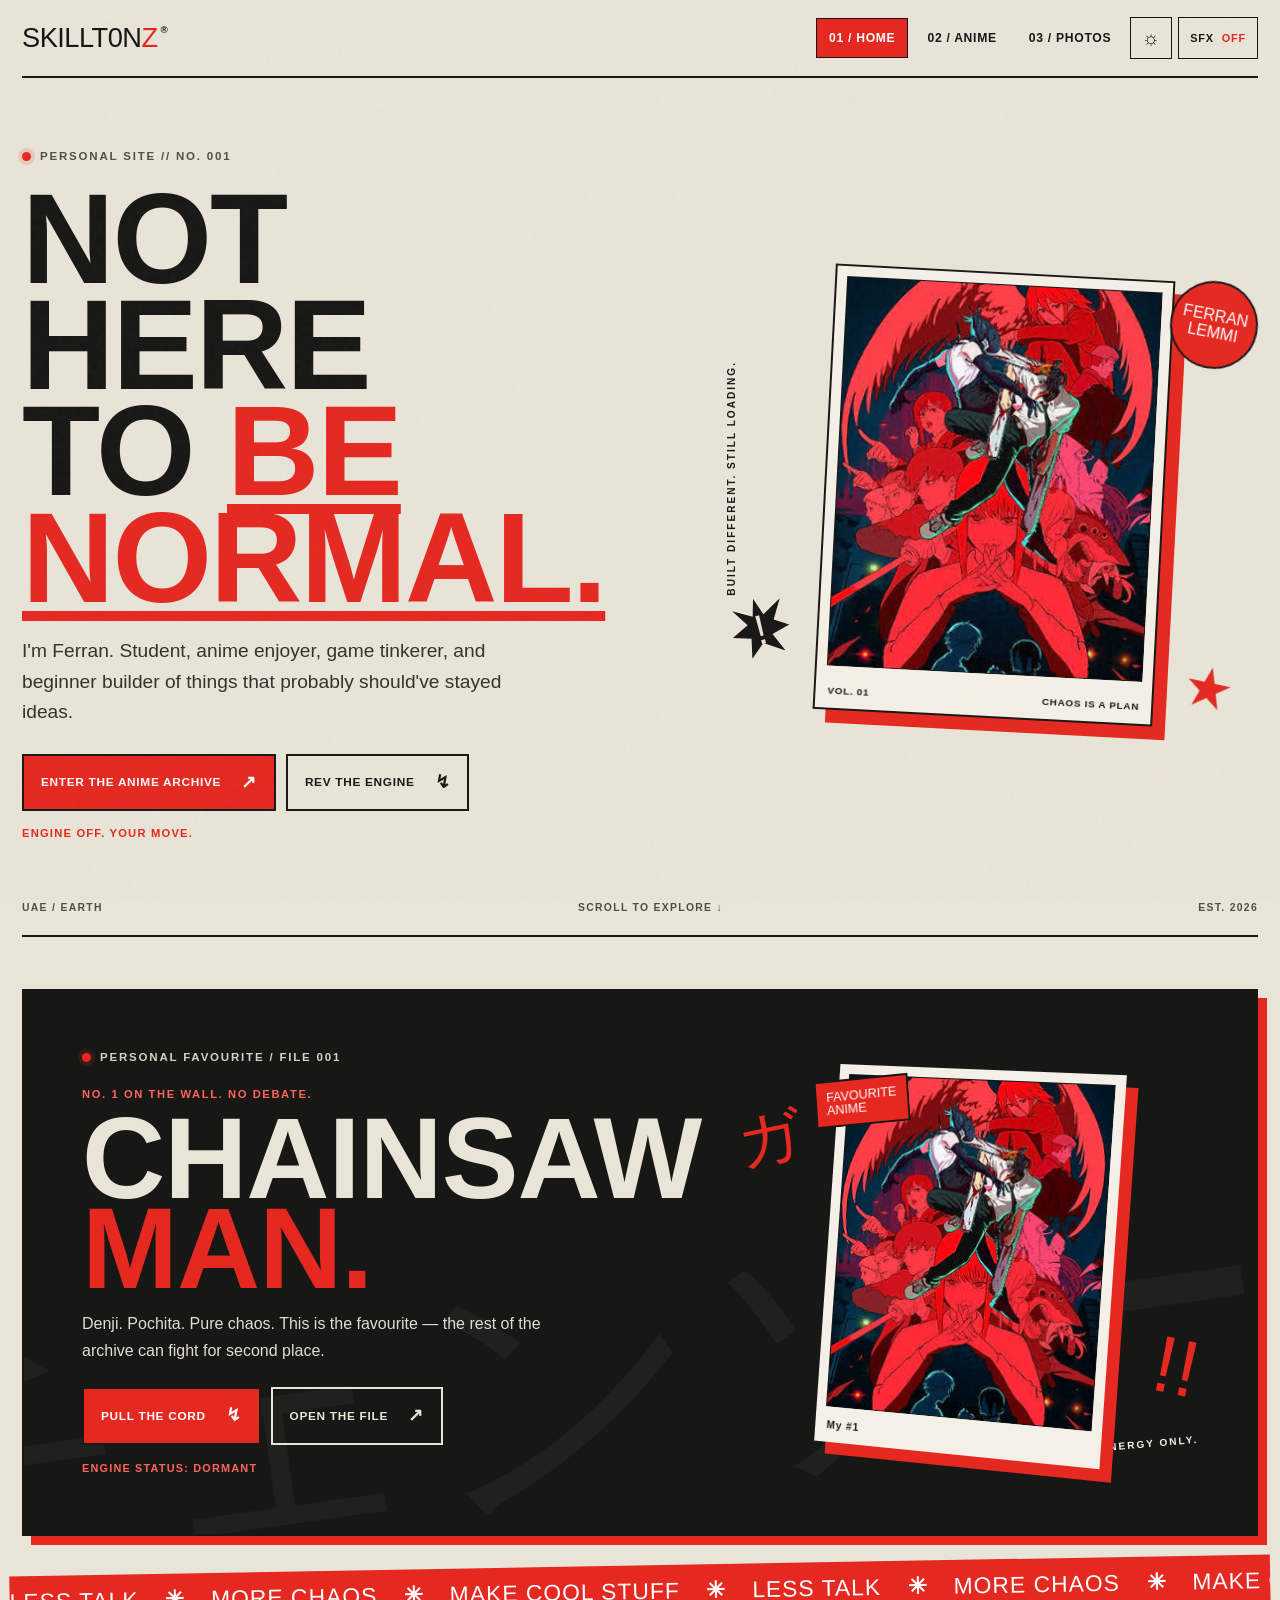
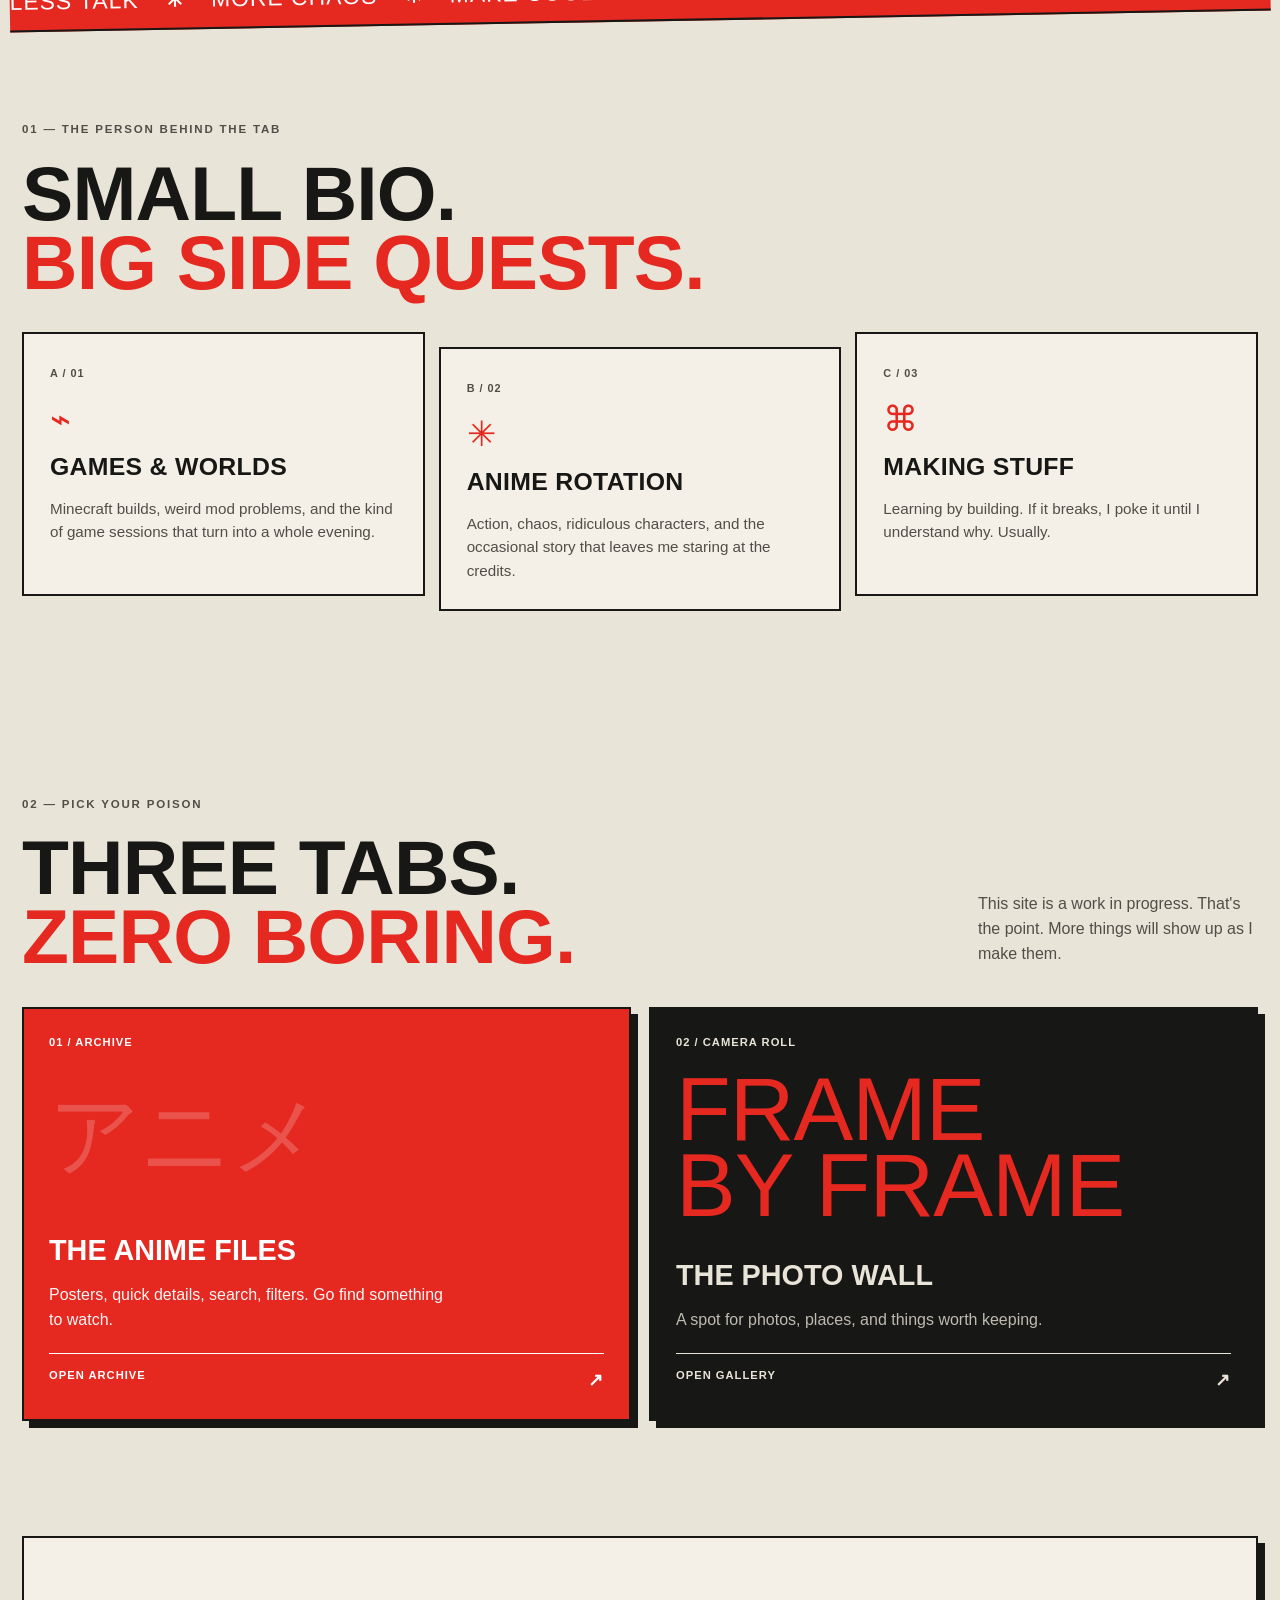
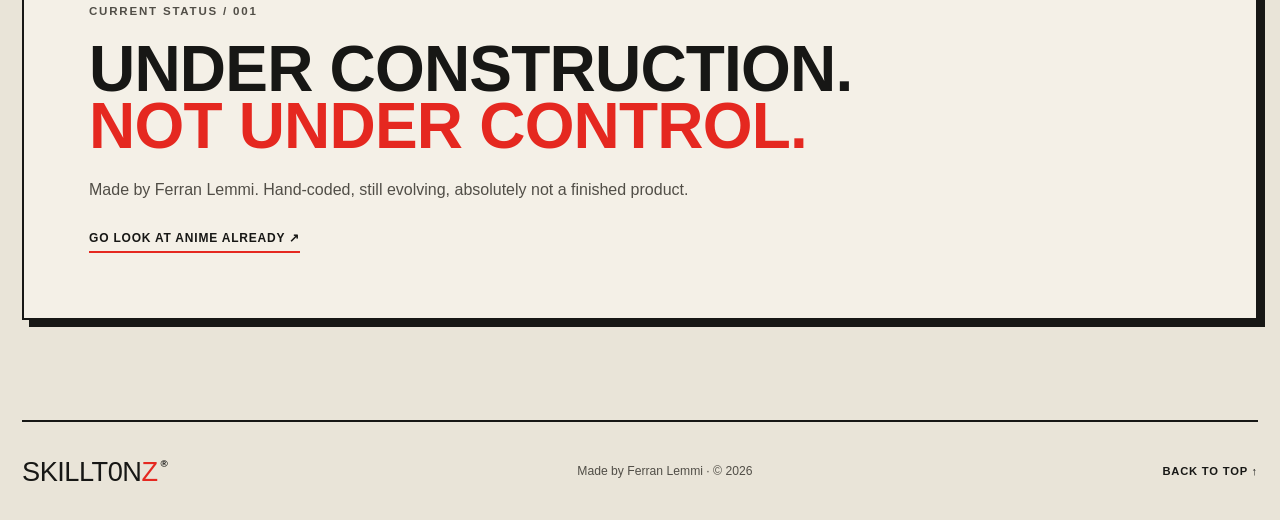
<file: index.html>
<!doctype html>
<html lang="en">
<head>
  <meta charset="utf-8">
  <meta name="viewport" content="width=device-width, initial-scale=1">
  <meta name="theme-color" content="#e9e4d8">
  <title>Skillt0nZ — Personal site</title>
  <link rel="stylesheet" href="style.css">
  <script src="JavaScript.js" defer></script>
</head>
<body id="top">
  <div class="noise" aria-hidden="true"></div>
  <header class="site-header">
    <a class="wordmark" href="index.html" aria-label="Skillt0nZ home">SKILLT0N<span>Z</span><i>®</i></a>
    <button class="menu-toggle" aria-label="Open navigation" aria-expanded="false">MENU <span>＋</span></button>
    <nav class="nav-links" aria-label="Main navigation">
      <a class="active" href="index.html">01 / HOME</a>
      <a href="anime.html">02 / ANIME</a>
      <a href="photos.html">03 / PHOTOS</a>
      <button id="theme-toggle" class="theme-toggle" type="button" aria-label="Switch colour theme">☼</button>
      <button id="sound-toggle" class="sound-toggle" type="button" aria-pressed="false" aria-label="Enable sound effects" title="Sound effects off">SFX <span>OFF</span></button>
    </nav>
  </header>

  <main>
    <section class="home-hero">
      <div class="hero-copy">
        <p class="kicker"><span class="live-dot"></span> PERSONAL SITE // NO. 001</p>
        <h1>NOT HERE<br>TO <span class="red-underline">BE NORMAL.</span></h1>
        <p class="hero-lede">I'm Ferran. Student, anime enjoyer, game tinkerer, and beginner builder of things that probably should've stayed ideas.</p>
        <div class="hero-actions">
          <a class="button button-red" href="anime.html">ENTER THE ANIME ARCHIVE <span>↗</span></a>
          <button class="button button-outline" id="rev-button" type="button">REV THE ENGINE <span>↯</span></button>
        </div>
        <p id="rev-message" class="rev-message" aria-live="polite">ENGINE OFF. YOUR MOVE.</p>
      </div>
      <div class="hero-visual" aria-label="Chainsaw Man poster artwork">
        <div class="visual-stamp stamp-top">FERRAN<br>LEMMI</div>
        <div class="poster-frame">
          <img src="Images/chainsaw-man.jpg" alt="Chainsaw Man artwork" class="hero-poster">
          <div class="poster-label"><span>VOL. 01</span><span>CHAOS IS A PLAN</span></div>
        </div>
        <div class="burst burst-one">!</div>
        <div class="burst burst-two">★</div>
        <div class="vertical-note">BUILT DIFFERENT. STILL LOADING.</div>
      </div>
      <div class="hero-bottomline"><span>UAE / EARTH</span><span>SCROLL TO EXPLORE ↓</span><span>EST. 2026</span></div>
    </section>

    <section class="chainsaw-feature" id="chainsaw-feature" aria-labelledby="chainsaw-title">
      <div class="chainsaw-feature-copy">
        <p class="kicker"><span class="live-dot"></span> PERSONAL FAVOURITE / FILE 001</p>
        <p class="chainsaw-overline">NO. 1 ON THE WALL. NO DEBATE.</p>
        <h2 id="chainsaw-title">CHAINSAW<br><span>MAN.</span></h2>
        <p class="chainsaw-description">Denji. Pochita. Pure chaos. This is the favourite — the rest of the archive can fight for second place.</p>
        <div class="chainsaw-actions">
          <button class="button button-red" id="pull-cord" type="button">PULL THE CORD <span>↯</span></button>
          <a class="button button-outline" href="anime.html#anime-grid">OPEN THE FILE <span>↗</span></a>
        </div>
        <p class="chainsaw-status" id="chainsaw-status" aria-live="polite">ENGINE STATUS: DORMANT</p>
      </div>
      <div class="chainsaw-feature-art" id="chainsaw-art">
        <div class="chainsaw-orbit orbit-one"></div><div class="chainsaw-orbit orbit-two"></div>
        <div class="chainsaw-feature-poster"><img src="Images/chainsaw-man.jpg" alt="Chainsaw Man, Ferran's favourite anime" loading="lazy"><span class="poster-corner">FAVOURITE<br>ANIME</span></div>
        <span class="feature-splat splat-left">ガ</span><span class="feature-splat splat-right">!!</span>
        <span class="feature-art-caption">DENJI ENERGY ONLY.</span>
      </div>
    </section>

    <section class="ticker" aria-label="Site motto">
      <div class="ticker-track"><span>LESS TALK</span><b>✳</b><span>MORE CHAOS</span><b>✳</b><span>MAKE COOL STUFF</span><b>✳</b><span>LESS TALK</span><b>✳</b><span>MORE CHAOS</span><b>✳</b><span>MAKE COOL STUFF</span><b>✳</b></div>
    </section>

    <section class="section about-section">
      <div class="section-heading">
        <p class="kicker">01 — THE PERSON BEHIND THE TAB</p>
        <h2>SMALL BIO.<br><span>BIG SIDE QUESTS.</span></h2>
      </div>
      <div class="about-grid">
        <article class="about-card"><span class="card-number">A / 01</span><span class="card-symbol">⌁</span><h3>GAMES & WORLDS</h3><p>Minecraft builds, weird mod problems, and the kind of game sessions that turn into a whole evening.</p></article>
        <article class="about-card"><span class="card-number">B / 02</span><span class="card-symbol">✳</span><h3>ANIME ROTATION</h3><p>Action, chaos, ridiculous characters, and the occasional story that leaves me staring at the credits.</p></article>
        <article class="about-card"><span class="card-number">C / 03</span><span class="card-symbol">⌘</span><h3>MAKING STUFF</h3><p>Learning by building. If it breaks, I poke it until I understand why. Usually.</p></article>
      </div>
    </section>

    <section class="section feature-section">
      <div class="section-heading split-heading">
        <div><p class="kicker">02 — PICK YOUR POISON</p><h2>THREE TABS.<br><span>ZERO BORING.</span></h2></div>
        <p class="section-aside">This site is a work in progress. That's the point. More things will show up as I make them.</p>
      </div>
      <div class="feature-grid">
        <a class="feature-card feature-anime" href="anime.html"><span class="feature-index">01 / ARCHIVE</span><span class="feature-art">アニメ</span><h3>THE ANIME FILES</h3><p>Posters, quick details, search, filters. Go find something to watch.</p><span class="feature-bottom">OPEN ARCHIVE <b>↗</b></span></a>
        <a class="feature-card feature-photos" href="photos.html"><span class="feature-index">02 / CAMERA ROLL</span><span class="feature-art">FRAME<br>BY FRAME</span><h3>THE PHOTO WALL</h3><p>A spot for photos, places, and things worth keeping.</p><span class="feature-bottom">OPEN GALLERY <b>↗</b></span></a>
      </div>
    </section>

    <section class="closing-note">
      <p class="kicker">CURRENT STATUS / 001</p>
      <h2>UNDER CONSTRUCTION.<br><span>NOT UNDER CONTROL.</span></h2>
      <p>Made by Ferran Lemmi. Hand-coded, still evolving, absolutely not a finished product.</p>
      <a href="anime.html" class="text-link">GO LOOK AT ANIME ALREADY ↗</a>
    </section>
  </main>

  <footer class="site-footer"><a class="wordmark" href="index.html">SKILLT0N<span>Z</span><i>®</i></a><p>Made by Ferran Lemmi · © <span id="year"></span></p><a href="#top" class="back-top">BACK TO TOP ↑</a></footer>
</body>
</html>
</file>
<file: style.css>
@charset "UTF-8";

/* SKILLT0NZ — punk zine / manga editorial */
:root {
  --paper: #e9e4d8;
  --paper-2: #f4f0e7;
  --ink: #171715;
  --ink-soft: #33312c;
  --red: #e52820;
  --red-dark: #a91410;
  --muted: #514e47;
  --line: rgba(23,23,21,.22);
  --card: #f4f0e7;
  --shadow: 7px 7px 0 var(--ink);
  --max: 1240px;
  --ease: 180ms cubic-bezier(.2,.7,.2,1);
}
body.dark-theme {
  --paper: #151514;
  --paper-2: #20201d;
  --ink: #f0ece2;
  --ink-soft: #c6c0b5;
  --red: #ff4035;
  --red-dark: #c51b17;
  --muted: #c9c3b8;
  --line: rgba(240,236,226,.24);
  --card: #20201d;
  --shadow: 7px 7px 0 #050505;
}
* { box-sizing: border-box; }
html { scroll-behavior: smooth; scroll-padding-top: 90px; }
body {
  margin: 0; min-height: 100vh; overflow-x: hidden;
  color: var(--ink); background: var(--paper);
  font-family: Arial, Helvetica, sans-serif; line-height: 1.55;
  transition: background .2s ease, color .2s ease;
}
body::selection { background: var(--red); color: white; }
button, input { font: inherit; }
button, a { -webkit-tap-highlight-color: transparent; }
a { color: inherit; text-decoration: none; }
button { color: inherit; }
button:focus-visible, a:focus-visible, input:focus-visible { outline: 3px solid var(--red); outline-offset: 4px; }
img { display: block; max-width: 100%; }
[hidden] { display: none !important; }
.noise { position: fixed; inset: 0; z-index: 50; pointer-events: none; opacity: .065; background-image: url("data:image/svg+xml,%3Csvg viewBox='0 0 180 180' xmlns='http://www.w3.org/2000/svg'%3E%3Cfilter id='n'%3E%3CfeTurbulence type='fractalNoise' baseFrequency='.9' numOctaves='3' stitchTiles='stitch'/%3E%3C/filter%3E%3Crect width='100%25' height='100%25' filter='url(%23n)' opacity='.55'/%3E%3C/svg%3E"); }
.site-header { width: min(var(--max), calc(100% - 44px)); min-height: 78px; margin: 0 auto; display: flex; align-items: center; justify-content: space-between; gap: 25px; border-bottom: 2px solid var(--ink); position: relative; z-index: 100; }
.wordmark { font-family: Impact, Haettenschweiler, "Arial Narrow Bold", sans-serif; font-size: 1.7rem; line-height: 1; letter-spacing: -.5px; white-space: nowrap; }
.wordmark span { color: var(--red); }
.wordmark i { font: 700 .62rem Arial, sans-serif; vertical-align: top; margin-left: 3px; }
.nav-links { display: flex; align-items: center; gap: 6px; }
.nav-links a, .theme-toggle { padding: 10px 12px; border: 1px solid transparent; background: transparent; font-size: .76rem; font-weight: 800; letter-spacing: .7px; cursor: pointer; transition: color var(--ease), background var(--ease), border-color var(--ease); }
.nav-links a:hover, .nav-links a.active { background: var(--red); color: #fff; border-color: var(--ink); }
.theme-toggle { width: 42px; height: 42px; padding: 0; border: 1px solid var(--ink); font-size: 1.25rem; }
.theme-toggle:hover { background: var(--ink); color: var(--paper); }
.menu-toggle { display: none; border: 1px solid var(--ink); background: transparent; padding: 10px 12px; font-size: .78rem; font-weight: 900; letter-spacing: 1px; }
main { width: min(var(--max), calc(100% - 44px)); margin-inline: auto; }
.home-hero { position: relative; display: grid; grid-template-columns: minmax(0, 1.1fr) minmax(280px, .9fr); align-items: center; gap: clamp(28px, 5vw, 75px); min-height: 630px; padding: 70px 0 92px; border-bottom: 2px solid var(--ink); }
.hero-copy { min-width: 0; position: relative; z-index: 2; }
.kicker { display: flex; align-items: center; gap: 9px; margin: 0 0 20px; color: var(--muted); font-size: .72rem; font-weight: 900; letter-spacing: 1.8px; }
.live-dot { width: 9px; height: 9px; display: inline-block; border-radius: 50%; background: var(--red); box-shadow: 0 0 0 4px color-mix(in srgb, var(--red) 15%, transparent); flex: 0 0 auto; }
h1, h2, h3, p { margin-top: 0; }
.home-hero h1, .page-intro h1 { margin: 0 0 22px; font-family: Impact, Haettenschweiler, "Arial Narrow Bold", sans-serif; font-size: clamp(4.3rem, 10vw, 9rem); font-weight: 900; line-height: .83; letter-spacing: -2px; overflow-wrap: anywhere; }
.home-hero h1 span, .page-intro h1 span { color: var(--red); }
.red-underline { text-decoration: underline; text-decoration-thickness: .075em; text-underline-offset: .07em; }
.hero-lede { max-width: 520px; margin: 25px 0 26px; font-size: clamp(1rem, 1.6vw, 1.2rem); line-height: 1.6; color: var(--ink-soft); }
.hero-actions { display: flex; flex-wrap: wrap; gap: 10px; }
.button { min-height: 48px; display: inline-flex; align-items: center; justify-content: center; gap: 20px; padding: 13px 17px; border: 2px solid var(--ink); font-size: .74rem; font-weight: 900; letter-spacing: .7px; cursor: pointer; transition: transform var(--ease), box-shadow var(--ease), background var(--ease), color var(--ease); }
.button span { font-size: 1.1rem; }
.button:hover { transform: translate(-3px,-3px); box-shadow: 4px 4px 0 var(--ink); }
.button:active { transform: translate(0,0); box-shadow: none; }
.button-red { color: #fff; background: var(--red); }
.button-red:hover { background: var(--red-dark); }
.button-outline { background: transparent; }
.button-outline:hover { background: var(--ink); color: var(--paper); }
.rev-message { min-height: 1.4em; margin: 14px 0 0; font-size: .7rem; font-weight: 900; letter-spacing: 1.2px; color: var(--red); }
.home-hero.engine-on .hero-visual { animation: engine-shake .16s linear 5; }
.home-hero.engine-on .hero-poster { filter: contrast(1.2) saturate(1.2); }
@keyframes engine-shake { 0%,100% { transform: translate(0); } 25% { transform: translate(2px,-2px) rotate(.4deg); } 75% { transform: translate(-2px,1px) rotate(-.4deg); } }
.hero-visual { min-width: 0; min-height: 420px; position: relative; display: grid; place-items: center; }
.poster-frame { position: relative; width: min(340px, 80%); padding: 10px 10px 42px; background: var(--paper-2); border: 2px solid var(--ink); box-shadow: 13px 13px 0 var(--red); transform: rotate(3deg); transition: transform .25s ease; }
.poster-frame:hover { transform: rotate(0deg) translateY(-5px); }
.hero-poster { width: 100%; height: 390px; object-fit: cover; border: 1px solid var(--ink); background: #bdb5a8; }
.poster-label { position: absolute; bottom: 10px; left: 12px; right: 12px; display: flex; justify-content: space-between; gap: 8px; font-size: .62rem; font-weight: 900; letter-spacing: .7px; }
.visual-stamp { position: absolute; z-index: 3; display: grid; place-items: center; width: 88px; height: 88px; border: 2px solid var(--ink); border-radius: 50%; background: var(--red); color: #fff; font-family: Impact, sans-serif; font-size: 1rem; line-height: 1.05; text-align: center; transform: rotate(11deg); }
.stamp-top { top: 2%; right: 0; }
.burst { position: absolute; z-index: 4; display: grid; place-items: center; color: var(--paper); background: var(--ink); font-family: Impact, sans-serif; }
.burst-one { left: 0; bottom: 14%; width: 58px; height: 58px; font-size: 2.6rem; transform: rotate(-14deg); clip-path: polygon(50% 0,61% 30%,95% 10%,76% 43%,100% 58%,68% 67%,83% 100%,49% 78%,24% 100%,31% 66%,0 57%,30% 42%,10% 12%,42% 30%); }
.burst-two { right: 4%; bottom: 5%; width: 50px; height: 50px; color: var(--red); background: transparent; font-size: 3.5rem; transform: rotate(12deg); }
.vertical-note { position: absolute; left: -7px; top: 20%; writing-mode: vertical-rl; transform: rotate(180deg); font-size: .63rem; font-weight: 900; letter-spacing: 2px; }
.hero-bottomline { position: absolute; left: 0; right: 0; bottom: 18px; display: flex; justify-content: space-between; gap: 15px; color: var(--muted); font-size: .65rem; font-weight: 900; letter-spacing: 1.3px; }
.ticker { overflow: hidden; background: var(--red); color: #fff; border-bottom: 2px solid var(--ink); transform: rotate(-1deg) scale(1.02); margin: 22px 0 0; }
.ticker-track { width: max-content; min-height: 53px; display: flex; align-items: center; gap: 26px; padding: 8px 0; animation: ticker-move 28s linear infinite; font-family: Impact, sans-serif; font-size: 1.4rem; letter-spacing: 1px; }
.ticker-track b { font-size: 1.4rem; }
@keyframes ticker-move { to { transform: translateX(-33.333%); } }
.section { padding: 100px 0; }
.section-heading { margin-bottom: 35px; }
.section-heading h2, .closing-note h2 { margin: 0; font-family: Impact, Haettenschweiler, sans-serif; font-size: clamp(3rem, 6vw, 5.6rem); line-height: .9; letter-spacing: -.8px; }
.section-heading h2 span, .closing-note h2 span { color: var(--red); }
.about-grid { display: grid; grid-template-columns: repeat(3, minmax(0,1fr)); gap: 14px; }
.about-card { position: relative; min-height: 230px; padding: 26px; border: 2px solid var(--ink); background: var(--card); transition: transform var(--ease), background var(--ease), color var(--ease); }
.about-card:nth-child(2) { transform: translateY(15px); }
.about-card:hover { transform: translateY(-5px) rotate(-.5deg); background: var(--ink); color: var(--paper); }
.about-card:nth-child(2):hover { transform: translateY(8px) rotate(.5deg); }
.card-number { font-size: .68rem; font-weight: 900; letter-spacing: 1px; color: var(--muted); }
.card-symbol { display: block; margin: 16px 0 12px; color: var(--red); font-size: 2.2rem; line-height: 1; }
.about-card h3 { margin-bottom: 10px; font-family: Impact, sans-serif; font-size: 1.55rem; letter-spacing: .3px; }
.about-card p { margin-bottom: 0; color: var(--muted); font-size: .95rem; }
.about-card:hover p { color: var(--paper); }
.split-heading { display: flex; align-items: end; justify-content: space-between; gap: 30px; }
.section-aside { max-width: 280px; margin: 0 0 5px; color: var(--muted); }
.feature-grid { display: grid; grid-template-columns: repeat(2,minmax(0,1fr)); gap: 18px; }
.feature-card { min-height: 330px; padding: 25px; display: flex; flex-direction: column; align-items: flex-start; border: 2px solid var(--ink); box-shadow: var(--shadow); transition: transform var(--ease), box-shadow var(--ease); overflow: hidden; }
.feature-card:hover { transform: translate(-4px,-4px); box-shadow: 11px 11px 0 var(--red); }
.feature-anime { background: var(--red); color: #fff; }
.feature-photos { background: var(--ink); color: var(--paper); }
.feature-index { font-size: .7rem; font-weight: 900; letter-spacing: 1px; }
.feature-art { flex: 1; align-content: center; width: 100%; padding: 20px 0; font-family: Impact, sans-serif; font-size: clamp(3rem, 7vw, 6rem); line-height: .85; letter-spacing: -1px; overflow-wrap: anywhere; }
.feature-anime .feature-art { color: rgba(255,255,255,.2); }
.feature-photos .feature-art { color: var(--red); }
.feature-card h3 { margin: 10px 0; font-family: Impact, sans-serif; font-size: 1.8rem; }
.feature-card p { max-width: 400px; margin-bottom: 20px; color: inherit; opacity: .8; }
.feature-bottom { width: 100%; padding-top: 13px; display: flex; justify-content: space-between; border-top: 1px solid currentColor; font-size: .7rem; font-weight: 900; letter-spacing: 1px; }
.feature-bottom b { font-size: 1.1rem; }
.closing-note { margin: 15px 0 100px; padding: clamp(25px, 6vw, 65px); border: 2px solid var(--ink); background: var(--paper-2); box-shadow: var(--shadow); }
.closing-note h2 { font-size: clamp(2.5rem, 5vw, 4.8rem); }
.closing-note > p:not(.kicker) { max-width: 620px; margin: 22px 0; color: var(--muted); }
.text-link { display: inline-block; padding-bottom: 4px; border-bottom: 2px solid var(--red); font-size: .75rem; font-weight: 900; letter-spacing: .8px; }
.text-link:hover { color: var(--red); }
.site-footer { width: min(var(--max), calc(100% - 44px)); min-height: 100px; margin: 0 auto; padding: 25px 0; border-top: 2px solid var(--ink); display: flex; align-items: center; justify-content: space-between; gap: 20px; }
.site-footer p { margin: 0; color: var(--muted); font-size: .76rem; }
.back-top { font-size: .7rem; font-weight: 900; letter-spacing: .8px; }
.back-top:hover { color: var(--red); }

/* Interior pages */
.page-main { padding-bottom: 60px; }
.page-intro { padding: 70px 0 42px; border-bottom: 2px solid var(--ink); }
.page-intro h1 { font-size: clamp(4.2rem, 10vw, 8.3rem); margin-bottom: 25px; }
.intro-bottom { display: flex; justify-content: space-between; align-items: end; gap: 25px; }
.intro-bottom p { max-width: 500px; margin: 0; color: var(--ink-soft); font-size: 1.08rem; }
.hand-note { flex: 0 0 auto; padding: 10px 12px; border: 2px solid var(--red); color: var(--red); font-size: .69rem; font-weight: 900; line-height: 1.3; text-align: center; transform: rotate(-4deg); }
.archive-controls { padding: 24px 0 16px; border-bottom: 1px solid var(--line); }
.search-field { display: flex; align-items: center; gap: 12px; padding: 0 14px; min-height: 58px; border: 2px solid var(--ink); background: var(--paper-2); }
.search-field > span { font-size: 1.8rem; color: var(--red); }
.search-field input { min-width: 0; flex: 1; border: 0; outline: 0; background: transparent; color: var(--ink); font-size: 1rem; }
.search-field input:focus { outline: none; box-shadow: none; }
.search-field kbd { color: var(--muted); font-size: .62rem; font-weight: 900; white-space: nowrap; }
.filter-bar { display: flex; flex-wrap: wrap; gap: 8px; padding: 18px 0 10px; }
.filter-btn { padding: 9px 13px; border: 1px solid var(--ink); background: transparent; cursor: pointer; font-size: .69rem; font-weight: 900; letter-spacing: .6px; transition: background var(--ease), color var(--ease), transform var(--ease); }
.filter-btn span { margin-left: 7px; opacity: .7; }
.filter-btn:hover { transform: translateY(-2px); }
.filter-btn.active, .filter-btn[aria-pressed="true"] { background: var(--ink); color: var(--paper); }
.archive-status { display: flex; align-items: center; justify-content: space-between; gap: 15px; margin-top: 8px; color: var(--muted); font-size: .68rem; font-weight: 900; letter-spacing: 1px; }
.random-button { padding: 10px 13px; border: 2px solid var(--red); background: var(--red); color: white; font-size: .69rem; font-weight: 900; cursor: pointer; transition: transform var(--ease), background var(--ease); }
.random-button:hover { transform: rotate(-2deg) scale(1.03); background: var(--red-dark); }
.anime-grid { display: grid; grid-template-columns: repeat(4,minmax(0,1fr)); gap: 25px 17px; padding-top: 26px; }
.anime-card { display: block; width: 100%; min-width: 0; padding: 0; text-align: left; border: 0; background: transparent; cursor: pointer; }
.poster-wrap { position: relative; display: block; aspect-ratio: 3 / 4; overflow: hidden; border: 2px solid var(--ink); background: #b8b0a3; box-shadow: 4px 4px 0 var(--ink); }
.poster-wrap img { width: 100%; height: 100%; object-fit: cover; transition: transform .35s ease, filter .35s ease; }
.anime-card:hover .poster-wrap img, .anime-card:focus-visible .poster-wrap img { transform: scale(1.06); filter: contrast(1.08); }
.poster-number { position: absolute; top: 9px; left: 9px; padding: 4px 7px; background: var(--paper); color: var(--ink); border: 1px solid var(--ink); font-size: .65rem; font-weight: 900; }
.poster-open { position: absolute; bottom: 0; left: 0; right: 0; padding: 12px 10px; background: var(--red); color: white; font-size: .68rem; font-weight: 900; letter-spacing: .8px; transform: translateY(100%); transition: transform var(--ease); }
.anime-card:hover .poster-open, .anime-card:focus-visible .poster-open { transform: translateY(0); }
.anime-info { display: flex; flex-direction: column; gap: 5px; padding: 13px 1px 0; }
.anime-category { color: var(--red); font-size: .61rem; font-weight: 900; letter-spacing: .6px; }
.anime-info strong { font-family: Impact, Haettenschweiler, sans-serif; font-size: clamp(1.15rem, 1.6vw, 1.55rem); line-height: 1.05; letter-spacing: .2px; overflow-wrap: anywhere; }
.anime-meta { color: var(--muted); font-size: .65rem; font-weight: 800; letter-spacing: .5px; }
.empty-state { margin: 35px 0; padding: 25px; border: 2px dashed var(--red); text-align: center; font-weight: 900; letter-spacing: 1px; }
.archive-footnote { margin: 40px 0 0; padding-top: 16px; border-top: 1px solid var(--line); color: var(--muted); font-size: .66rem; font-weight: 900; letter-spacing: 1.1px; text-align: center; }

/* Photos */
.photo-instructions { display: flex; align-items: flex-start; gap: 15px; margin: 26px 0 10px; padding: 17px; border: 1px dashed var(--line); }
.instruction-icon { display: grid; place-items: center; width: 38px; height: 38px; flex: 0 0 auto; background: var(--red); color: white; font-size: 1.5rem; font-weight: 900; }
.photo-instructions strong { font-size: .76rem; font-weight: 900; letter-spacing: .8px; }
.photo-instructions p { margin: 5px 0 0; color: var(--muted); font-size: .86rem; }
code { padding: 2px 5px; background: var(--paper-2); border: 1px solid var(--line); color: var(--red); font-size: .9em; }
.photo-grid { display: grid; grid-template-columns: repeat(3,minmax(0,1fr)); grid-auto-rows: 260px; gap: 17px; padding-top: 20px; }
.photo-card { position: relative; min-width: 0; padding: 0; overflow: hidden; border: 2px solid var(--ink); background: var(--paper-2); cursor: pointer; text-align: left; }
.photo-card.photo-tall { grid-row: span 2; }
.photo-card.photo-wide { grid-column: span 2; }
.photo-card img { position: absolute; inset: 0; width: 100%; height: 100%; object-fit: cover; opacity: 0; transition: transform .35s ease, opacity .2s ease; }
.photo-card.has-image img { opacity: 1; }
.photo-card:hover img { transform: scale(1.04); }
.photo-placeholder { position: absolute; inset: 0; display: flex; flex-direction: column; align-items: center; justify-content: center; gap: 8px; color: var(--line); font-family: Impact, sans-serif; font-size: clamp(4rem, 8vw, 7rem); line-height: .9; background: repeating-linear-gradient(135deg, transparent 0 13px, rgba(120,110,90,.08) 13px 14px); }
.photo-placeholder span { color: var(--muted); font-family: Arial, sans-serif; font-size: .6rem; font-weight: 900; letter-spacing: 1.4px; }
.photo-card.has-image .photo-placeholder { display: none; }
.photo-caption { position: absolute; left: 0; right: 0; bottom: 0; z-index: 2; display: flex; align-items: center; justify-content: space-between; gap: 10px; padding: 13px; color: white; background: linear-gradient(transparent, rgba(0,0,0,.8)); font-size: .68rem; letter-spacing: .7px; }
.photo-caption span { color: white; opacity: 0; transition: opacity var(--ease); }
.photo-card:hover .photo-caption span, .photo-card:focus-visible .photo-caption span { opacity: 1; }
.photo-modal-box { position: relative; z-index: 1; display: flex; flex-direction: column; gap: 12px; width: min(900px, 100%); max-height: 90vh; padding: 18px; border: 2px solid var(--ink); background: var(--paper); box-shadow: 8px 8px 0 var(--red); }
.photo-modal-box img { max-width: 100%; max-height: calc(90vh - 90px); object-fit: contain; margin: auto; }
.photo-modal-box p { margin: 0; font-weight: 900; letter-spacing: 1px; }

/* Modals */
.modal { position: fixed; inset: 0; z-index: 1000; display: none; align-items: center; justify-content: center; padding: 22px; }
.modal.open { display: flex; }
.modal-backdrop { position: absolute; inset: 0; width: 100%; height: 100%; border: 0; background: rgba(12,11,10,.82); cursor: pointer; }
.modal-box { position: relative; z-index: 1; display: grid; grid-template-columns: minmax(150px,.75fr) minmax(0,1fr); gap: 24px; width: min(760px,100%); max-height: 90vh; overflow-y: auto; padding: 22px; border: 2px solid var(--ink); background: var(--paper); box-shadow: 9px 9px 0 var(--red); }
.modal-box > img { width: 100%; max-height: 64vh; object-fit: cover; border: 1px solid var(--ink); background: var(--paper-2); }
.modal-copy { align-self: center; min-width: 0; padding: 15px 0; }
.modal-copy h2 { margin: 0 0 16px; font-family: Impact, sans-serif; font-size: clamp(2rem,5vw,3.6rem); line-height: .95; overflow-wrap: anywhere; }
.modal-copy p:not(.kicker) { color: var(--muted); }
.modal-copy .kicker { color: var(--red); }
.modal-meta { margin-top: 20px; padding-top: 12px; border-top: 1px solid var(--line); font-size: .72rem; font-weight: 900; letter-spacing: 1px; }
.modal-close { position: absolute; z-index: 3; top: 8px; right: 8px; width: 40px; height: 40px; border: 2px solid var(--ink); background: var(--red); color: white; font-size: 1.7rem; line-height: 1; cursor: pointer; }
body.modal-open { overflow: hidden; }

/* Responsive */
@media (max-width: 950px) {
  .home-hero { grid-template-columns: minmax(0,1fr) minmax(250px,.8fr); gap: 25px; min-height: 570px; }
  .hero-visual { min-height: 350px; }
  .hero-poster { height: 330px; }
  .anime-grid { grid-template-columns: repeat(3,minmax(0,1fr)); }
  .photo-grid { grid-auto-rows: 220px; }
}
@media (max-width: 680px) {
  .site-header { width: calc(100% - 28px); min-height: 68px; flex-wrap: wrap; padding: 14px 0; }
  .wordmark { font-size: 1.5rem; }
  .menu-toggle { display: block; }
  .menu-toggle span { color: var(--red); }
  .nav-links { display: none; order: 3; width: 100%; flex-direction: column; align-items: stretch; padding-top: 10px; border-top: 1px solid var(--line); }
  .nav-links.open { display: flex; }
  .nav-links a { padding: 13px; }
  .theme-toggle { width: 100%; }
  main { width: calc(100% - 28px); }
  .home-hero { grid-template-columns: minmax(0,1fr); gap: 25px; padding: 58px 0 78px; }
  .home-hero h1, .page-intro h1 { font-size: clamp(4rem, 16vw, 6.5rem); }
  .hero-lede { max-width: 560px; }
  .hero-visual { min-height: 390px; margin: 0 10px; }
  .poster-frame { width: min(300px, 75%); }
  .hero-poster { height: 330px; }
  .stamp-top { right: 2%; }
  .vertical-note { left: 0; }
  .hero-bottomline { font-size: .55rem; letter-spacing: .7px; }
  .section { padding: 65px 0; }
  .about-grid { grid-template-columns: 1fr; gap: 12px; }
  .about-card { min-height: auto; }
  .about-card:nth-child(2) { transform: none; }
  .about-card:nth-child(2):hover { transform: translateY(-5px); }
  .split-heading { display: block; }
  .section-aside { margin-top: 20px; }
  .feature-grid { grid-template-columns: 1fr; }
  .feature-card { min-height: 280px; }
  .closing-note { margin-bottom: 65px; }
  .site-footer { width: calc(100% - 28px); flex-wrap: wrap; }
  .site-footer p { order: 3; width: 100%; }
  .page-intro { padding: 52px 0 30px; }
  .intro-bottom { align-items: flex-start; }
  .intro-bottom p { font-size: .98rem; }
  .hand-note { font-size: .58rem; }
  .search-field kbd { display: none; }
  .anime-grid { grid-template-columns: repeat(2,minmax(0,1fr)); gap: 23px 13px; }
  .anime-info strong { font-size: 1.2rem; }
  .anime-category { font-size: .55rem; }
  .anime-meta { font-size: .58rem; }
  .filter-bar { gap: 6px; }
  .filter-btn { padding: 9px 10px; font-size: .62rem; }
  .photo-grid { grid-template-columns: repeat(2,minmax(0,1fr)); grid-auto-rows: 190px; gap: 11px; }
  .photo-card.photo-tall { grid-row: span 2; }
  .photo-card.photo-wide { grid-column: span 2; }
  .photo-placeholder { font-size: 4rem; }
  .modal-box { grid-template-columns: minmax(0,1fr); gap: 12px; padding: 14px; }
  .modal-box > img { width: auto; max-width: 100%; height: min(42vh,320px); margin: 0 auto; }
  .modal-copy { padding: 8px 0 0; }
  .modal-copy h2 { font-size: 2.6rem; padding-right: 25px; }
  .modal-copy .kicker { margin-bottom: 10px; }
}
@media (max-width: 380px) {
  .hero-actions { align-items: stretch; flex-direction: column; }
  .button { justify-content: space-between; }
  .intro-bottom { flex-direction: column; }
  .photo-grid { grid-auto-rows: 160px; }
  .photo-placeholder { font-size: 3.2rem; }
  .anime-info strong { font-size: 1.05rem; }
}
@media (prefers-reduced-motion: reduce) {
  *, *::before, *::after { scroll-behavior: auto !important; animation-duration: .01ms !important; animation-iteration-count: 1 !important; transition-duration: .01ms !important; }
}


/* === DEVIL-HUNTER UPGRADE: sound, depth, and Denji energy === */
.sound-toggle {
  min-height: 42px;
  display: inline-flex;
  align-items: center;
  justify-content: center;
  gap: 8px;
  padding: 0 11px;
  border: 1px solid var(--ink);
  background: transparent;
  color: var(--ink);
  font-size: .68rem;
  font-weight: 900;
  letter-spacing: .8px;
  cursor: pointer;
  transition: background var(--ease), color var(--ease), transform var(--ease);
}
.sound-toggle span { color: var(--red); }
.sound-toggle[aria-pressed="true"] { background: var(--ink); color: var(--paper); }
.sound-toggle[aria-pressed="true"] span { color: #ff655d; }
.sound-toggle:hover { transform: translateY(-2px) rotate(-1deg); }

/* Text contrast: readable first, decorative second. */
.kicker, .card-number, .hero-bottomline, .archive-status,
.anime-meta, .archive-footnote, .site-footer p, .search-field kbd,
.photo-instructions p { color: var(--muted); }
.about-card p { color: var(--muted); }
.about-card:hover .card-number { color: #ded8cc; }
.poster-label { color: #171715; }
.feature-anime .feature-index, .feature-anime p, .feature-anime .feature-bottom { color: #fff; }
.feature-anime p { opacity: .96; }

/* 3D poster depth that respects the original rough-paper theme. */
.poster-frame { transform-style: preserve-3d; will-change: transform; }
.poster-frame::after {
  content: "";
  position: absolute;
  z-index: -1;
  inset: 12px -12px -12px 12px;
  border: 2px solid var(--ink);
  background: var(--red);
  transform: translateZ(-18px);
  opacity: .75;
}
.hero-poster { transform: translateZ(18px); }
.anime-card { perspective: 900px; transform-style: preserve-3d; will-change: transform; }
.anime-card .poster-wrap { transform-style: preserve-3d; transition: box-shadow .22s ease; }
.anime-card:hover .poster-wrap { box-shadow: 8px 10px 0 var(--red); }
.anime-card .anime-info { transition: transform .22s ease; }
.anime-card:hover .anime-info { transform: translateZ(10px); }
.photo-card { transform-style: preserve-3d; transition: transform .22s ease, box-shadow .22s ease; }
.photo-card:hover { box-shadow: 7px 8px 0 var(--red); }

/* Favourite anime spotlight — keeps the same paper / ink / red palette. */
.chainsaw-feature {
  position: relative;
  display: grid;
  grid-template-columns: minmax(0, 1fr) minmax(260px, .78fr);
  align-items: center;
  gap: clamp(25px, 5vw, 70px);
  margin: 52px 0 30px;
  padding: clamp(24px, 5vw, 58px);
  overflow: hidden;
  border: 2px solid var(--ink);
  background: var(--ink);
  color: var(--paper);
  box-shadow: 9px 9px 0 var(--red);
  isolation: isolate;
}
.chainsaw-feature::before {
  content: "チェンソー";
  position: absolute;
  z-index: -1;
  right: -20px;
  bottom: -70px;
  color: var(--paper);
  opacity: .045;
  font-family: Impact, sans-serif;
  font-size: clamp(8rem, 22vw, 19rem);
  white-space: nowrap;
  transform: rotate(-8deg);
}
.chainsaw-feature .kicker { color: #d7d0c5; }
.chainsaw-overline { margin: 0 0 10px; color: #ff655d; font-size: .7rem; font-weight: 900; letter-spacing: 1.6px; }
.chainsaw-feature h2 { margin: 0 0 18px; font-family: Impact, Haettenschweiler, sans-serif; font-size: clamp(4rem, 9vw, 7.8rem); line-height: .78; letter-spacing: -1px; }
.chainsaw-feature h2 span { color: var(--red); }
.chainsaw-description { max-width: 470px; color: #e2ddd3; font-size: 1rem; line-height: 1.65; }
.chainsaw-actions { display: flex; flex-wrap: wrap; gap: 10px; margin-top: 23px; }
.chainsaw-feature .button-outline { border-color: var(--paper); color: var(--paper); }
.chainsaw-feature .button-outline:hover { background: var(--paper); color: var(--ink); }
.chainsaw-status { min-height: 1.4em; margin: 15px 0 0; color: #ff655d; font-size: .68rem; font-weight: 900; letter-spacing: 1.2px; }
.chainsaw-feature-art { position: relative; min-height: 390px; display: grid; place-items: center; perspective: 1000px; }
.chainsaw-feature-poster { position: relative; z-index: 2; width: min(290px, 76%); padding: 8px 8px 34px; border: 2px solid #f4f0e7; background: #f4f0e7; box-shadow: 12px 12px 0 var(--red); transform: rotate(4deg) rotateY(-9deg); transform-style: preserve-3d; transition: transform .35s ease, box-shadow .35s ease; }
.chainsaw-feature-poster img { width: 100%; height: 340px; object-fit: cover; border: 1px solid #171715; }
.chainsaw-feature-poster::after { content: "My #1"; position: absolute; bottom: 8px; left: 10px; color: #171715; font-size: .66rem; font-weight: 900; letter-spacing: 1px; }
.chainsaw-feature-poster .poster-corner { position: absolute; top: 16px; left: -17px; padding: 8px 10px; color: #fff; background: var(--red); border: 2px solid #171715; font-family: Impact, sans-serif; font-size: .8rem; line-height: 1.05; transform: rotate(-8deg) translateZ(28px); }
.chainsaw-feature-art:hover .chainsaw-feature-poster { transform: rotate(0deg) rotateY(0deg) translateY(-6px); box-shadow: 17px 18px 0 var(--red); }
.chainsaw-orbit { position: absolute; width: 320px; height: 130px; border: 2px solid rgba(255,255,255,.23); border-radius: 50%; transform: rotate(-32deg); }
.orbit-two { width: 340px; height: 190px; border-color: rgba(229,40,32,.8); transform: rotate(48deg); }
.feature-splat { position: absolute; z-index: 3; color: var(--red); font-family: Impact, sans-serif; font-size: 4rem; line-height: 1; text-shadow: 2px 2px 0 var(--ink); }
.splat-left { top: 10%; left: 0; transform: rotate(-12deg); }
.splat-right { right: 0; bottom: 13%; font-size: 5rem; transform: rotate(12deg); }
.feature-art-caption { position: absolute; right: 0; bottom: 1%; color: #f4f0e7; font-size: .63rem; font-weight: 900; letter-spacing: 2px; transform: rotate(-5deg); }
.chainsaw-feature.revving .chainsaw-feature-poster { animation: chainsaw-rattle .09s linear 9; }
.chainsaw-feature.revving .chainsaw-orbit { animation: orbit-spin .65s ease-out; }
.chainsaw-feature.revving .feature-splat { animation: splat-pop .45s ease-out both; }
@keyframes chainsaw-rattle { 0%,100% { transform: rotate(3deg) translate(0,0); } 25% { transform: rotate(-2deg) translate(3px,-2px); } 50% { transform: rotate(4deg) translate(-3px,1px); } 75% { transform: rotate(-3deg) translate(2px,2px); } }
@keyframes orbit-spin { from { transform: rotate(0) scale(.7); opacity: .1; } to { opacity: 1; } }
@keyframes splat-pop { 0% { opacity: 0; transform: scale(.2) rotate(-20deg); } 75% { opacity: 1; transform: scale(1.2) rotate(8deg); } 100% { opacity: 1; transform: scale(1) rotate(0); } }

/* Small visual reactions for sound-enabled clicks. */
body.sfx-enabled .sound-toggle { box-shadow: 3px 3px 0 var(--red); }
.sfx-flash { animation: sfx-flash .22s ease-out; }
@keyframes sfx-flash { 50% { filter: contrast(1.2) brightness(1.08); } }

@media (max-width: 900px) {
  .chainsaw-feature { grid-template-columns: minmax(0,1fr) minmax(230px,.8fr); gap: 22px; }
  .chainsaw-feature-art { min-height: 330px; }
  .chainsaw-feature-poster img { height: 290px; }
}
@media (max-width: 680px) {
  .sound-toggle { width: 100%; }
  .chainsaw-feature { grid-template-columns: minmax(0,1fr); gap: 18px; margin: 38px 0 25px; padding: 24px 20px; box-shadow: 6px 6px 0 var(--red); }
  .chainsaw-feature h2 { font-size: clamp(4rem, 18vw, 6rem); }
  .chainsaw-feature-art { min-height: 330px; }
  .chainsaw-feature-poster { width: min(250px, 70%); }
  .chainsaw-feature-poster img { height: 290px; }
  .chainsaw-orbit { max-width: 90%; }
  .feature-art-caption { right: 5px; bottom: 0; }
}
@media (prefers-reduced-motion: reduce) {
  .chainsaw-feature.revving .chainsaw-feature-poster,
  .chainsaw-feature.revving .chainsaw-orbit,
  .chainsaw-feature.revving .feature-splat { animation: none; }
}
</file>
